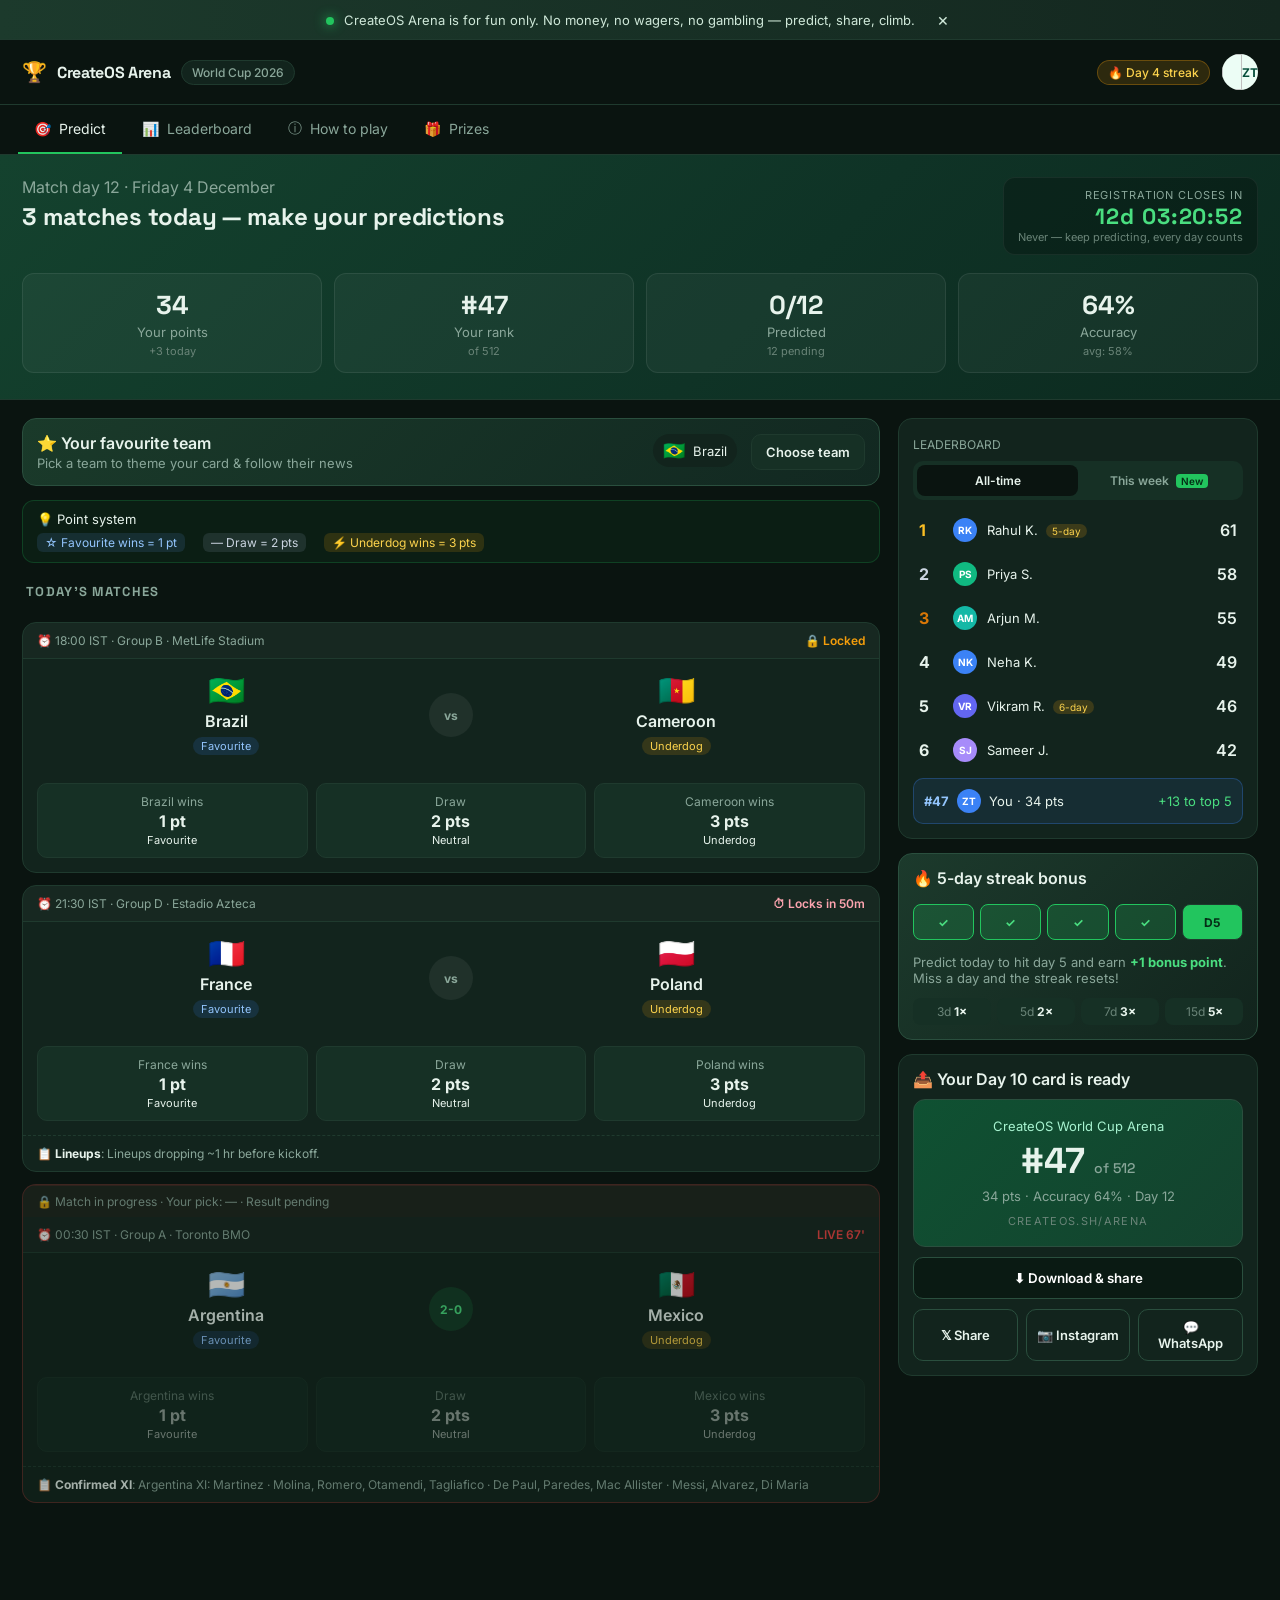
<file: index.html>
<!doctype html>
<html lang="en">
  <head>
    <meta charset="utf-8" />
    <meta name="viewport" content="width=device-width, initial-scale=1, viewport-fit=cover" />
    <meta name="theme-color" content="#0b1f17" />
    <title>CreateOS Arena · World Cup 2026 Predictions</title>
    <meta name="description" content="CreateOS Arena — predict World Cup 2026 matches, climb the leaderboard, build streaks, and share your rank card. For fun only." />
    <link rel="icon" href="data:image/svg+xml,%3Csvg xmlns='http://www.w3.org/2000/svg' viewBox='0 0 32 32'%3E%3Ctext y='26' font-size='26'%3E%F0%9F%8F%86%3C/text%3E%3C/svg%3E" />
    <link rel="preconnect" href="https://fonts.googleapis.com" />
    <link rel="preconnect" href="https://fonts.gstatic.com" crossorigin />
    <link href="https://fonts.googleapis.com/css2?family=Inter:wght@400;500;600;700;800&family=Space+Grotesk:wght@600;700&display=swap" rel="stylesheet" />
    <link rel="stylesheet" href="./style.css" />
    <script src="https://accounts.google.com/gsi/client" async defer></script>
  </head>
  <body>
    <!-- Disclaimer banner -->
    <div class="disclaimer" id="disclaimerBar">
      <span><span class="dot" aria-hidden="true"></span> CreateOS Arena is for fun only. No money, no wagers, no gambling — predict, share, climb.</span>
      <button class="close" id="disclaimerClose" aria-label="Dismiss disclaimer">×</button>
    </div>

    <!-- Top bar -->
    <header class="topbar">
      <div class="brand">
        <span class="logo" aria-hidden="true">🏆</span>
        <strong>CreateOS Arena</strong>
        <span class="pill ghost">World Cup 2026</span>
      </div>
      <div class="top-actions">
        <span class="pill streak" id="streakPill">🔥 Day <span id="streakDays">4</span> streak</span>
        <button class="avatar" id="avatarBtn" aria-haspopup="menu" aria-expanded="false">
          <img id="avatarImg" alt="" hidden />
          <span id="avatarInitials">ZT</span>
        </button>
        <div class="menu" id="userMenu" role="menu" hidden>
          <button class="menu-item" data-action="login">Sign in with CreateOS (Google)</button>
          <button class="menu-item" data-action="favourite">Choose favourite team</button>
          <button class="menu-item" data-action="share">Share my rank card</button>
          <button class="menu-item" data-action="logout">Sign out</button>
        </div>
      </div>
    </header>

    <!-- Tabs -->
    <nav class="tabs" role="tablist">
      <button class="tab active" role="tab" data-tab="predict" aria-selected="true">
        <span class="tab-ico">🎯</span> Predict
      </button>
      <button class="tab" role="tab" data-tab="leaderboard" aria-selected="false">
        <span class="tab-ico">📊</span> Leaderboard
      </button>
      <button class="tab" role="tab" data-tab="how" aria-selected="false">
        <span class="tab-ico">ⓘ</span> How to play
      </button>
      <button class="tab" role="tab" data-tab="prizes" aria-selected="false">
        <span class="tab-ico">🎁</span> Prizes
      </button>
    </nav>

    <main class="content">
      <!-- =================== PREDICT =================== -->
      <section class="panel active" id="tab-predict" role="tabpanel">
        <!-- Hero strip -->
        <div class="hero">
          <div class="hero-head">
            <div>
              <div class="muted">Match day <span id="matchDayNum">12</span> · <span id="todayLabel">Wednesday, June 22</span></div>
              <h1 id="heroTitle"><span id="todayCount">3</span> matches today — make your predictions</h1>
            </div>
            <div class="countdown-card" title="Registration is always open">
              <div class="cd-label">Registration closes in</div>
              <div class="cd-clock" id="regCountdown">--:--:--</div>
              <div class="cd-sub">Never — keep predicting, every day counts</div>
            </div>
          </div>

          <div class="stats">
            <div class="stat">
              <div class="stat-val" id="statPoints">34</div>
              <div class="stat-label">Your points</div>
              <div class="stat-sub good">+3 today</div>
            </div>
            <div class="stat">
              <div class="stat-val">#<span id="statRank">47</span></div>
              <div class="stat-label">Your rank</div>
              <div class="stat-sub">of <span id="statTotal">512</span></div>
            </div>
            <div class="stat">
              <div class="stat-val"><span id="statPredCount">11</span>/<span id="statPredTotal">12</span></div>
              <div class="stat-label">Predicted</div>
              <div class="stat-sub warn"><span id="statPending">1</span> pending</div>
            </div>
            <div class="stat">
              <div class="stat-val"><span id="statAcc">64</span>%</div>
              <div class="stat-label">Accuracy</div>
              <div class="stat-sub">avg: 58%</div>
            </div>
          </div>
        </div>

        <!-- Two column body -->
        <div class="grid">
          <div class="col-main">
            <!-- Favourite team picker -->
            <div class="fav-card" id="favCard">
              <div class="fav-left">
                <div class="fav-title">⭐ Your favourite team</div>
                <div class="fav-sub" id="favSub">Pick a team to theme your card & follow their news</div>
              </div>
              <div class="fav-right">
                <div class="fav-current" id="favCurrent" hidden>
                  <span class="flag" id="favFlag">🇧🇷</span>
                  <span id="favName">Brazil</span>
                </div>
                <button class="btn ghost" id="favPick">Choose team</button>
              </div>
            </div>

            <div class="point-system">
              <div class="ps-head">💡 Point system</div>
              <div class="ps-row">
                <span class="chip fav">☆ Favourite wins = 1 pt</span>
                <span class="chip neutral">— Draw = 2 pts</span>
                <span class="chip under">⚡ Underdog wins = 3 pts</span>
              </div>
            </div>

            <h3 class="section-title">Today's matches</h3>
            <div id="matchList" class="match-list"><!-- matches injected --></div>

            <!-- Favourite team news -->
            <div class="news-card" id="newsCard" hidden>
              <div class="news-head">
                <span>📰 News for <span id="newsTeam">your team</span></span>
                <span class="muted small">updated just now</span>
              </div>
              <ul id="newsList" class="news-list"></ul>
            </div>
          </div>

          <aside class="col-side">
            <!-- Leaderboard widget -->
            <div class="card lb-widget">
              <div class="lb-head">
                <span class="muted small">LEADERBOARD</span>
              </div>
              <div class="seg">
                <button class="seg-btn active" data-lb="all">All-time</button>
                <button class="seg-btn" data-lb="week">This week <span class="new">New</span></button>
              </div>
              <ol class="lb-list" id="lbTop"></ol>
              <div class="me-row">
                <div class="me-left">
                  <span class="me-rank">#<span id="myRank">47</span></span>
                  <span class="avatar small me">ZT</span>
                  <span>You · <span id="myPoints">34</span> pts</span>
                </div>
                <span class="me-right good">+13 to top 5</span>
              </div>
            </div>

            <!-- Streak bonus -->
            <div class="card streak-card">
              <div class="streak-head">🔥 <span id="streakHeadDays">5</span>-day streak bonus</div>
              <div class="streak-dots" id="streakDots"></div>
              <div class="streak-text" id="streakText">Predict today to hit day 5 and earn <b class="good">+1 bonus point</b>. Miss a day and the streak resets!</div>
              <div class="streak-table">
                <div><span class="dim">3d</span> <b>1×</b></div>
                <div><span class="dim">5d</span> <b>2×</b></div>
                <div><span class="dim">7d</span> <b>3×</b></div>
                <div><span class="dim">15d</span> <b>5×</b></div>
              </div>
            </div>

            <!-- Share card -->
            <div class="card share-card">
              <div class="share-head">📤 Your Day <span id="cardDayNum">10</span> card is ready</div>
              <div class="rank-card" id="rankCard">
                <div class="rc-title">CreateOS World Cup Arena</div>
                <div class="rc-rank">#<span id="rcRank">47</span> <span class="rc-of">of <span id="rcTotal">512</span></span></div>
                <div class="rc-meta"><span id="rcPoints">34</span> pts · Accuracy <span id="rcAcc">64</span>% · Day <span id="rcDay">12</span></div>
                <div class="rc-watermark">CREATEOS.SH/ARENA</div>
              </div>
              <div class="share-row">
                <button class="btn dark" id="downloadCard">⬇ Download & share</button>
              </div>
              <div class="share-row split">
                <button class="btn outline" data-share="x">𝕏 Share</button>
                <button class="btn outline" data-share="ig">📷 Instagram</button>
                <button class="btn outline" data-share="wa">💬 WhatsApp</button>
              </div>
            </div>
          </aside>
        </div>
      </section>

      <!-- =================== LEADERBOARD =================== -->
      <section class="panel" id="tab-leaderboard" role="tabpanel">
        <div class="hero small">
          <h2>Global leaderboard</h2>
          <div class="muted">Live ranks across all CreateOS Arena predictors · <span id="lbTotal">512</span> players</div>
        </div>
        <div class="card">
          <div class="seg">
            <button class="seg-btn active" data-lb-full="all">All-time</button>
            <button class="seg-btn" data-lb-full="week">This week</button>
            <button class="seg-btn" data-lb-full="day">Today</button>
          </div>
          <table class="lb-table">
            <thead>
              <tr><th>#</th><th>Player</th><th class="hide-sm">Streak</th><th class="hide-sm">Accuracy</th><th>Points</th></tr>
            </thead>
            <tbody id="lbFullBody"></tbody>
          </table>
        </div>

        <h3 class="section-title">Per-match points breakdown</h3>
        <div class="card">
          <table class="lb-table">
            <thead>
              <tr><th>Match</th><th>Your pick</th><th>Result</th><th class="hide-sm">Type</th><th>Points</th></tr>
            </thead>
            <tbody id="breakdownBody"></tbody>
          </table>
          <div class="totals">
            <span class="muted">Total predictions <b id="totalPreds">11</b></span>
            <span class="muted">Total points <b id="totalPts">34</b></span>
          </div>
        </div>
      </section>

      <!-- =================== HOW TO PLAY =================== -->
      <section class="panel" id="tab-how" role="tabpanel">
        <div class="hero small">
          <h2>How to play</h2>
          <div class="muted">Simple rules. Big bragging rights. Zero gambling.</div>
        </div>

        <div class="grid two">
          <div class="card">
            <h3>📜 Rules</h3>
            <ol class="rules">
              <li>Pick a winner for every match — or a draw.</li>
              <li>Predictions <b>lock at kickoff</b>. After that, no edits.</li>
              <li>Points are awarded after the official result.</li>
              <li>Build a daily streak to multiply your bonus.</li>
              <li>Share your rank card every 5th day for clout.</li>
            </ol>
          </div>

          <div class="card">
            <h3>🎯 Points system</h3>
            <div class="ps-grid">
              <div class="ps-cell fav"><b>1 pt</b><span>Favourite wins</span></div>
              <div class="ps-cell neutral"><b>2 pts</b><span>Draw</span></div>
              <div class="ps-cell under"><b>3 pts</b><span>Underdog wins</span></div>
            </div>
            <h4>Streak multipliers</h4>
            <div class="ps-grid four">
              <div class="ps-cell"><b>3d</b><span>1× bonus</span></div>
              <div class="ps-cell"><b>5d</b><span>2× bonus</span></div>
              <div class="ps-cell"><b>7d</b><span>3× bonus</span></div>
              <div class="ps-cell hot"><b>15d</b><span>5× bonus</span></div>
            </div>
          </div>
        </div>

        <div class="card">
          <h3>❓ FAQ</h3>
          <details open>
            <summary>When do predictions lock?</summary>
            <p>Each match locks at the official kickoff time. You'll see a live countdown on the match card.</p>
          </details>
          <details>
            <summary>What happens if a match is postponed?</summary>
            <p>Your prediction carries to the rescheduled date. If the match is cancelled, the prediction is voided — no points won, no streak broken.</p>
          </details>
          <details>
            <summary>How are favourite vs underdog decided?</summary>
            <p>We use pre-match win probability. Anything below 35% is the underdog. We update this up to 1 hour before kickoff.</p>
          </details>
          <details>
            <summary>Is this gambling?</summary>
            <p>No. CreateOS Arena is a free, fun prediction game. No entry fees, no wagering, no cash payouts beyond the announced prize draws.</p>
          </details>
        </div>
      </section>

      <!-- =================== PRIZES =================== -->
      <section class="panel" id="tab-prizes" role="tabpanel">
        <div class="hero small">
          <h2>Prizes</h2>
          <div class="muted">Final tiers TBD — here's what we're locking in.</div>
        </div>
        <div class="prize-row">
          <div class="prize gold">
            <div class="prize-rank">🥇 1st</div>
            <div class="prize-title">Champion Bundle</div>
            <ul>
              <li>Official replica trophy</li>
              <li>CreateOS Arena hoodie</li>
              <li>Featured profile for the season</li>
            </ul>
            <button class="btn dark" disabled>Claim opens after final</button>
          </div>
          <div class="prize silver">
            <div class="prize-rank">🥈 2nd / 🥉 3rd</div>
            <div class="prize-title">Podium Pack</div>
            <ul>
              <li>Limited-edition jersey</li>
              <li>CreateOS merch kit</li>
              <li>Hall of fame badge</li>
            </ul>
            <button class="btn dark" disabled>Claim opens after final</button>
          </div>
          <div class="prize bronze">
            <div class="prize-rank">🎉 Participation</div>
            <div class="prize-title">Predictor Perks</div>
            <ul>
              <li>Profile badge for every active streak ≥ 7</li>
              <li>Wallpaper pack + sticker drop</li>
              <li>Early access to the next season</li>
            </ul>
            <button class="btn outline" id="claimPerks">Claim my perks</button>
          </div>
        </div>
        <p class="muted small center">Prizes are subject to final terms. CreateOS Arena is a free fun-only game.</p>
      </section>
    </main>

    <!-- Mobile bottom bar -->
    <nav class="mobile-tabs">
      <button class="m-tab active" data-tab="predict">🎯<span>Predict</span></button>
      <button class="m-tab" data-tab="leaderboard">📊<span>Leaderboard</span></button>
      <button class="m-tab" data-tab="how">ⓘ<span>How to play</span></button>
      <button class="m-tab" data-tab="prizes">🎁<span>Prizes</span></button>
    </nav>

    <!-- ============== Modals ============== -->
    <!-- Login -->
    <div class="modal" id="loginModal" hidden>
      <div class="modal-card">
        <button class="modal-close" data-close>×</button>
        <h3>Sign in to CreateOS Arena</h3>
        <p class="muted">Use your Google account via CreateOS to save your streak and predictions.</p>
        <div id="gsiButton" class="gsi-slot"></div>
        <div id="gsiFallback" hidden>
          <div class="gsi-notice">
            <b>Google Sign-In not configured.</b>
            <span>Add your OAuth Client ID to <code>GOOGLE_CLIENT_ID</code> in <code>app.js</code>.</span>
          </div>
          <button class="google-btn" id="googleLoginDemo">
            <svg width="18" height="18" viewBox="0 0 18 18" aria-hidden="true"><path fill="#4285F4" d="M17.64 9.2c0-.64-.06-1.25-.16-1.84H9v3.49h4.84c-.21 1.13-.84 2.08-1.79 2.72v2.26h2.9c1.7-1.57 2.69-3.88 2.69-6.63z"/><path fill="#34A853" d="M9 18c2.43 0 4.46-.81 5.95-2.18l-2.9-2.26c-.81.54-1.83.86-3.05.86-2.34 0-4.33-1.58-5.04-3.7H.96v2.32A9 9 0 0 0 9 18z"/><path fill="#FBBC05" d="M3.96 10.72A5.4 5.4 0 0 1 3.68 9c0-.6.1-1.18.28-1.72V4.96H.96A9 9 0 0 0 0 9c0 1.45.35 2.82.96 4.04l3-2.32z"/><path fill="#EA4335" d="M9 3.58c1.32 0 2.5.45 3.44 1.35l2.58-2.58C13.46.89 11.43 0 9 0A9 9 0 0 0 .96 4.96l3 2.32C4.67 5.16 6.66 3.58 9 3.58z"/></svg>
            Continue as demo user
          </button>
        </div>
        <p class="tiny muted">By continuing you accept the for-fun terms. No gambling.</p>
      </div>
    </div>

    <!-- Favourite team -->
    <div class="modal" id="favModal" hidden>
      <div class="modal-card wide">
        <button class="modal-close" data-close>×</button>
        <h3>Pick your favourite team</h3>
        <p class="muted">Themes your rank card, lineups, and news feed.</p>
        <div class="team-grid" id="teamGrid"></div>
        <div class="vote-panel">
          <div class="vote-head">🎨 Theme votes — community pick</div>
          <div class="vote-bars" id="voteBars"></div>
        </div>
      </div>
    </div>

    <!-- Share -->
    <div class="modal" id="shareModal" hidden>
      <div class="modal-card">
        <button class="modal-close" data-close>×</button>
        <h3>Share your card</h3>
        <p class="muted">Optimised for Instagram Stories, X, and WhatsApp.</p>
        <div id="shareLinks" class="share-links"></div>
      </div>
    </div>

    <script src="./app.js"></script>
  </body>
</html>
</file>
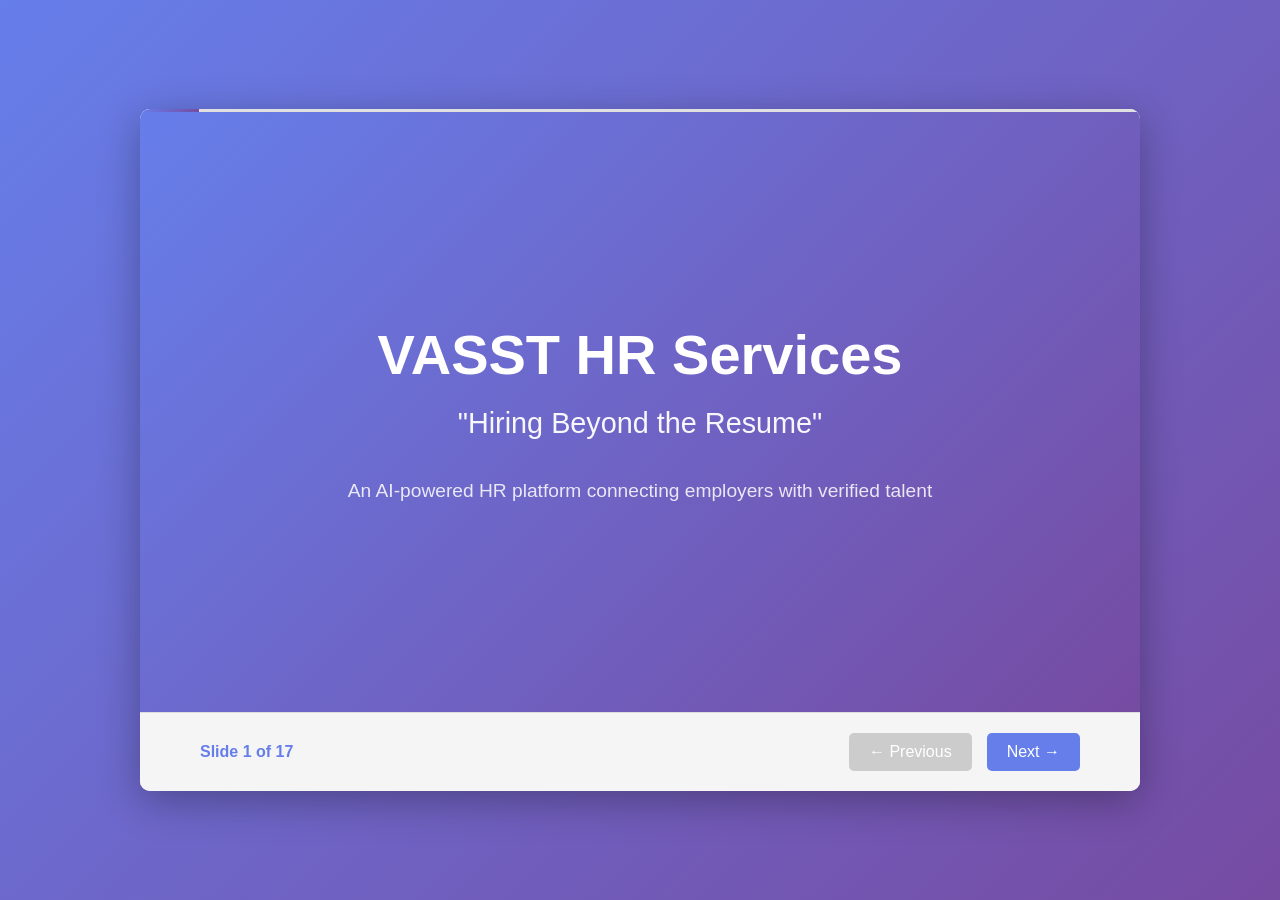
<file: presentations/vasst-hr-services/index.html>
<!DOCTYPE html>
<html lang="en">
<head>
    <meta charset="UTF-8">
    <meta name="viewport" content="width=device-width, initial-scale=1.0">
    <title>VASST HR Services - Hiring Beyond the Resume</title>
    <style>
        * {
            margin: 0;
            padding: 0;
            box-sizing: border-box;
        }

        body {
            font-family: 'Segoe UI', Tahoma, Geneva, Verdana, sans-serif;
            background: linear-gradient(135deg, #667eea 0%, #764ba2 100%);
            display: flex;
            justify-content: center;
            align-items: center;
            min-height: 100vh;
            padding: 20px;
        }

        .presentation-container {
            width: 100%;
            max-width: 1000px;
            background: white;
            border-radius: 10px;
            box-shadow: 0 10px 40px rgba(0,0,0,0.3);
            overflow: hidden;
        }

        .slide {
            display: none;
            min-height: 600px;
            padding: 60px;
            background: linear-gradient(135deg, #ffffff 0%, #f5f5f5 100%);
            animation: slideIn 0.5s ease-in-out;
        }

        .slide.active {
            display: flex;
            flex-direction: column;
            justify-content: center;
        }

        @keyframes slideIn {
            from { opacity: 0; transform: translateX(20px); }
            to { opacity: 1; transform: translateX(0); }
        }

        /* Slide Styles */
        .slide-title-slide {
            background: linear-gradient(135deg, #667eea 0%, #764ba2 100%);
            color: white;
            text-align: center;
        }

        .slide-title-slide h1 {
            font-size: 3.5em;
            margin-bottom: 20px;
            font-weight: 700;
        }

        .slide-title-slide .tagline {
            font-size: 1.8em;
            font-weight: 300;
            margin-bottom: 40px;
            opacity: 0.95;
        }

        .slide-title-slide p {
            font-size: 1.2em;
            opacity: 0.85;
        }

        h2 {
            color: #667eea;
            font-size: 2.5em;
            margin-bottom: 30px;
            border-bottom: 3px solid #667eea;
            padding-bottom: 15px;
        }

        h3 {
            color: #764ba2;
            font-size: 1.5em;
            margin-top: 20px;
            margin-bottom: 15px;
        }

        .slide ul, .slide ol {
            margin-left: 30px;
            font-size: 1.1em;
            line-height: 1.8;
        }

        .slide li {
            margin-bottom: 12px;
            color: #333;
        }

        .two-column {
            display: grid;
            grid-template-columns: 1fr 1fr;
            gap: 40px;
        }

        .box {
            background: white;
            padding: 20px;
            border-radius: 8px;
            border-left: 4px solid #667eea;
            box-shadow: 0 2px 8px rgba(0,0,0,0.1);
        }

        .box h3 {
            margin-top: 0;
        }

        .benefit-item {
            display: flex;
            align-items: center;
            margin-bottom: 15px;
            font-size: 1.1em;
        }

        .benefit-item::before {
            content: "✓";
            color: #667eea;
            font-weight: bold;
            font-size: 1.5em;
            margin-right: 15px;
        }

        .journey-step {
            background: #f9f9f9;
            padding: 20px;
            margin-bottom: 15px;
            border-radius: 8px;
            border-left: 4px solid #764ba2;
        }

        .journey-step strong {
            color: #764ba2;
            font-size: 1.1em;
        }

        .footer {
            display: flex;
            justify-content: space-between;
            align-items: center;
            padding: 20px 60px;
            background: #f5f5f5;
            border-top: 1px solid #ddd;
        }

        .slide-number {
            color: #667eea;
            font-weight: bold;
            font-size: 1em;
        }

        .controls {
            display: flex;
            gap: 15px;
            justify-content: center;
        }

        button {
            padding: 10px 20px;
            font-size: 1em;
            border: none;
            background: #667eea;
            color: white;
            border-radius: 5px;
            cursor: pointer;
            transition: background 0.3s;
        }

        button:hover {
            background: #764ba2;
        }

        button:disabled {
            background: #ccc;
            cursor: not-allowed;
        }

        .progress-bar {
            height: 3px;
            background: #e0e0e0;
            width: 100%;
        }

        .progress-fill {
            height: 100%;
            background: linear-gradient(90deg, #667eea 0%, #764ba2 100%);
            transition: width 0.3s;
        }

        @media (max-width: 768px) {
            .slide {
                padding: 40px 30px;
            }

            .slide-title-slide h1 {
                font-size: 2em;
            }

            .slide-title-slide .tagline {
                font-size: 1.3em;
            }

            h2 {
                font-size: 1.8em;
            }

            .two-column {
                grid-template-columns: 1fr;
            }

            .footer {
                padding: 20px 30px;
            }

            .slide ul {
                font-size: 0.95em;
            }
        }
    </style>
</head>
<body>
    <div class="presentation-container">
        <div class="progress-bar">
            <div class="progress-fill" id="progressFill"></div>
        </div>

        <!-- Slide 1: Title -->
        <div class="slide slide-title-slide active">
            <h1>VASST HR Services</h1>
            <p class="tagline">"Hiring Beyond the Resume"</p>
            <p>An AI-powered HR platform connecting employers with verified talent</p>
        </div>

        <!-- Slide 2: The Problem - Companies -->
        <div class="slide">
            <h2>The Problem</h2>
            <h3>For Companies</h3>
            <ul>
                <li>Recruiters spend hours manually screening hundreds of resumes</li>
                <li>Resumes often don't accurately reflect a candidate's practical skills</li>
                <li>Small and medium-sized businesses can't afford dedicated HR teams or expensive recruitment software</li>
                <li>Poor hiring decisions lead to higher employee turnover</li>
            </ul>
        </div>

        <!-- Slide 3: The Problem - Job Seekers -->
        <div class="slide">
            <h2>The Problem</h2>
            <h3>For Students & Job Seekers</h3>
            <ul>
                <li>Freshers have limited work experience, making it difficult to stand out</li>
                <li>Talented students from Tier-2 and Tier-3 colleges are often overlooked</li>
                <li>Candidates don't know which skills they need to improve for specific jobs</li>
                <li>Job searching is time-consuming and discouraging</li>
            </ul>
        </div>

        <!-- Slide 4: Our Solution -->
        <div class="slide">
            <h2>Our Solution</h2>
            <p style="font-size: 1.2em; margin-bottom: 20px;">VASST HR Services is an AI-powered HR platform that connects employers with verified talent.</p>
            <p style="font-size: 1.1em; margin-bottom: 25px;">Instead of relying only on resumes, we evaluate candidates based on:</p>
            <ul>
                <li><strong>Actual skills</strong> - not just claimed expertise</li>
                <li><strong>Aptitude</strong> - ability to learn and grow</li>
                <li><strong>Communication ability</strong> - soft skills assessment</li>
                <li><strong>Job readiness</strong> - practical preparation</li>
            </ul>
            <p style="font-size: 1.1em; margin-top: 25px;"><strong>Plus:</strong> Acts as a virtual HR department for startups and SMEs by automating recruitment, onboarding, and employee management.</p>
        </div>

        <!-- Slide 5: Vision & Mission -->
        <div class="slide">
            <div class="two-column">
                <div class="box">
                    <h3>Vision</h3>
                    <p style="font-size: 1.1em; line-height: 1.8;">To create a future where hiring is based on skills and potential, not just resumes or college reputation.</p>
                </div>
                <div class="box">
                    <h3>Mission</h3>
                    <p style="font-size: 1.1em; line-height: 1.8;">To help businesses hire smarter while giving every job seeker an equal opportunity to showcase their abilities.</p>
                </div>
            </div>
        </div>

        <!-- Slide 6: Target Customers -->
        <div class="slide">
            <h2>Target Customers</h2>
            <h3>Primary Customers</h3>
            <ul style="margin-bottom: 30px;">
                <li>Startups</li>
                <li>Small and Medium Enterprises (SMEs)</li>
                <li>Recruitment agencies</li>
            </ul>
            <h3>Secondary Customers</h3>
            <ul>
                <li>Colleges and universities</li>
                <li>Final-year students</li>
                <li>Fresh graduates</li>
                <li>Job seekers</li>
            </ul>
        </div>

        <!-- Slide 7: How It Works - Steps 1-2 -->
        <div class="slide">
            <h2>How the Platform Works</h2>
            <h3 style="margin-top: 0;">Step 1: Company Registration</h3>
            <ul style="margin-bottom: 25px;">
                <li>Post a job opening</li>
                <li>Specify required skills, qualifications, experience, salary, and location</li>
            </ul>
            <h3>Step 2: Student Registration</h3>
            <ul>
                <li>Create professional profile</li>
                <li>Add education, skills, projects, certifications, internship experience, resume</li>
            </ul>
        </div>

        <!-- Slide 8: How It Works - Steps 3-4 -->
        <div class="slide">
            <h2>Skill Verification & Analysis</h2>
            <h3 style="margin-top: 0;">Step 3: AI Resume Analysis</h3>
            <ul style="margin-bottom: 25px;">
                <li>Extract key information</li>
                <li>Identify technical and soft skills</li>
                <li>Generate Resume Score</li>
            </ul>
            <h3>Step 4: Verified Skill Assessments</h3>
            <ul>
                <li>Aptitude tests</li>
                <li>Communication assessments</li>
                <li>Role-specific skill tests</li>
                <li>Generate Verified Skill Score</li>
            </ul>
        </div>

        <!-- Slide 9: How It Works - Steps 5-6 -->
        <div class="slide">
            <h2>Matching & Interview Preparation</h2>
            <h3 style="margin-top: 0;">Step 5: AI Candidate Ranking</h3>
            <ul style="margin-bottom: 25px;">
                <li>Compare resume quality, skill score, communication ability, and personality fit</li>
                <li>Generate compatibility score (e.g., 92% match)</li>
                <li>Help recruiters quickly identify most suitable applicants</li>
            </ul>
            <h3>Step 6: AI Mock Interview</h3>
            <ul>
                <li>Practice interviews before applying</li>
                <li>AI asks role-specific questions</li>
                <li>Provide constructive feedback</li>
            </ul>
        </div>

        <!-- Slide 10: How It Works - Steps 7-8 -->
        <div class="slide">
            <h2>Recruitment to Onboarding</h2>
            <h3 style="margin-top: 0;">Step 7: Employer Dashboard</h3>
            <ul style="margin-bottom: 25px;">
                <li>View ranked candidates</li>
                <li>Filter applicants & compare profiles</li>
                <li>Schedule interviews & track progress</li>
            </ul>
            <h3>Step 8: Employee Onboarding</h3>
            <ul>
                <li>Offer letter generation</li>
                <li>Digital document submission</li>
                <li>Onboarding checklists & training modules</li>
            </ul>
        </div>

        <!-- Slide 11: What Makes Us Different -->
        <div class="slide">
            <h2>What Makes VASST Different</h2>
            <div style="margin-top: 40px;">
                <div style="background: #f0f0f0; padding: 20px; border-radius: 8px; margin-bottom: 30px;">
                    <p style="font-size: 1.2em; color: #999; margin-bottom: 10px;"><strong>Traditional Approach Asks:</strong></p>
                    <p style="font-size: 1.3em; color: #666;">"Where did you study?"</p>
                </div>
                <div style="background: linear-gradient(135deg, #667eea15 0%, #764ba215 100%); padding: 20px; border-radius: 8px; border-left: 4px solid #667eea;">
                    <p style="font-size: 1.2em; color: #667eea; margin-bottom: 10px;"><strong>VASST Asks:</strong></p>
                    <p style="font-size: 1.3em; color: #667eea;"><strong>"What can you actually do?"</strong></p>
                </div>
            </div>
            <p style="font-size: 1.1em; margin-top: 30px; line-height: 1.8;">We don't act as just another job portal. We focus on verified talent, enabling employers to hire based on ability rather than just qualifications.</p>
        </div>

        <!-- Slide 12: Revenue Model -->
        <div class="slide">
            <h2>Revenue Model</h2>
            <p style="font-size: 1.1em; margin-bottom: 25px;">Multiple revenue streams:</p>
            <ul>
                <li>Monthly subscriptions from companies using the HR platform</li>
                <li>Recruitment fee for each successful hire</li>
                <li>Premium memberships for students seeking advanced career guidance</li>
                <li>Campus recruitment packages for colleges</li>
                <li>HR consulting and onboarding services for startups</li>
            </ul>
        </div>

        <!-- Slide 13: Benefits -->
        <div class="slide">
            <h2>Benefits</h2>
            <div class="two-column">
                <div>
                    <h3 style="margin-top: 0;">For Companies</h3>
                    <div class="benefit-item">Faster recruitment</div>
                    <div class="benefit-item">Reduced hiring costs</div>
                    <div class="benefit-item">Better hiring decisions</div>
                    <div class="benefit-item">Lower employee turnover</div>
                    <div class="benefit-item">Simplified HR processes</div>
                </div>
                <div>
                    <h3 style="margin-top: 0;">For Students</h3>
                    <div class="benefit-item">Equal skill-based opportunities</div>
                    <div class="benefit-item">Clear feedback for improvement</div>
                    <div class="benefit-item">Better interview preparation</div>
                    <div class="benefit-item">Improved visibility to employers</div>
                </div>
            </div>
        </div>

        <!-- Slide 14: Future Scope -->
        <div class="slide">
            <h2>Future Scope</h2>
            <p style="font-size: 1.1em; margin-bottom: 25px;">As we grow, VASST HR Services will expand into:</p>
            <ul>
                <li>AI-powered career coaching</li>
                <li>Employee performance management</li>
                <li>Learning and development recommendations</li>
                <li>Global remote hiring capabilities</li>
                <li>Payroll and compliance services</li>
                <li>Workforce analytics and insights</li>
            </ul>
        </div>

        <!-- Slide 15: Sample User Journey -->
        <div class="slide">
            <h2>Sample User Journey - Priya's Story</h2>
            <p style="font-size: 1.1em; margin-bottom: 20px;"><strong>Priya is a final-year BBA student:</strong></p>
            <div class="journey-step">
                <strong>✓ Creates VASST profile</strong> - Uploads resume and experience
            </div>
            <div class="journey-step">
                <strong>✓ Completes assessments</strong> - Marketing assessment & AI mock interview
            </div>
            <div class="journey-step">
                <strong>✓ Gets verified</strong> - Platform awards high Skill Score
            </div>
            <div class="journey-step">
                <strong>✓ Receives guidance</strong> - Actionable resume improvement recommendations
            </div>
        </div>

        <!-- Slide 16: User Journey - Success -->
        <div class="slide">
            <h2>Sample User Journey - Priya Gets Hired</h2>
            <div class="journey-step">
                <strong>Pune Startup Hiring Marketing Executive</strong><br/>
                Uses VASST instead of manually reviewing hundreds of resumes
            </div>
            <div class="journey-step">
                <strong>AI-Powered Shortlist</strong><br/>
                Receives candidates ranked by AI compatibility scores
            </div>
            <div class="journey-step">
                <strong>Perfect Match</strong><br/>
                Priya appears among top matches based on verified skills
            </div>
            <div class="journey-step">
                <strong>Result</strong><br/>
                Priya gets interviewed and secures the job - Perfect candidate-employer match achieved
            </div>
        </div>

        <!-- Slide 17: Call to Action -->
        <div class="slide slide-title-slide">
            <h1>Join VASST HR Services</h1>
            <p class="tagline">"Hiring Beyond the Resume"</p>
            <div style="margin-top: 40px;">
                <p style="font-size: 1.3em; margin-bottom: 15px;">Transform how companies hire</p>
                <p style="font-size: 1.3em;">Empower every job seeker to succeed</p>
            </div>
        </div>

        <div class="footer">
            <span class="slide-number">Slide <span id="currentSlide">1</span> of <span id="totalSlides">17</span></span>
            <div class="controls">
                <button id="prevBtn" onclick="changeSlide(-1)">← Previous</button>
                <button id="nextBtn" onclick="changeSlide(1)">Next →</button>
            </div>
        </div>
    </div>

    <script>
        let currentSlide = 0;
        const slides = document.querySelectorAll('.slide');
        const totalSlides = slides.length;

        document.getElementById('totalSlides').textContent = totalSlides;

        function showSlide(n) {
            slides[currentSlide].classList.remove('active');
            currentSlide = (n + totalSlides) % totalSlides;
            slides[currentSlide].classList.add('active');

            document.getElementById('currentSlide').textContent = currentSlide + 1;
            document.getElementById('prevBtn').disabled = currentSlide === 0;
            document.getElementById('nextBtn').disabled = currentSlide === totalSlides - 1;

            const progress = ((currentSlide + 1) / totalSlides) * 100;
            document.getElementById('progressFill').style.width = progress + '%';
        }

        function changeSlide(n) {
            showSlide(currentSlide + n);
        }

        // Keyboard navigation
        document.addEventListener('keydown', (e) => {
            if (e.key === 'ArrowRight' && currentSlide < totalSlides - 1) changeSlide(1);
            if (e.key === 'ArrowLeft' && currentSlide > 0) changeSlide(-1);
        });

        // Initialize
        showSlide(0);
    </script>
</body>
</html>
</file>
<file: style.css>
:root {
  --bg: #0a1410;
  --bg-2: #0f1d18;
  --panel: #12241d;
  --panel-2: #163025;
  --line: #1f3a2e;
  --line-2: #2a4f3e;
  --text: #e7f3ec;
  --muted: #8aa79a;
  --dim: #6a8478;
  --accent: #22c55e;
  --accent-2: #4ade80;
  --warn: #f59e0b;
  --danger: #ef4444;
  --gold: #fbbf24;
  --silver: #cbd5e1;
  --bronze: #d97706;
  --blue: #3b82f6;
  --purple: #a78bfa;
}

* { box-sizing: border-box; }
html, body { margin: 0; padding: 0; background: var(--bg); color: var(--text); font-family: 'Inter', -apple-system, BlinkMacSystemFont, 'Segoe UI', Roboto, sans-serif; -webkit-font-smoothing: antialiased; }
body { min-height: 100vh; padding-bottom: 96px; }
h1, h2, h3, h4 { font-family: 'Space Grotesk', 'Inter', sans-serif; margin: 0 0 8px; letter-spacing: -0.01em; }
button { font-family: inherit; cursor: pointer; }
.muted { color: var(--muted); }
.small { font-size: 12px; }
.tiny { font-size: 11px; }
.good { color: var(--accent-2); }
.warn { color: var(--warn); }
.center { text-align: center; }
.dim { color: var(--dim); }

/* Disclaimer */
.disclaimer {
  display: flex; justify-content: center; align-items: center; gap: 16px;
  background: linear-gradient(90deg, #1c3a2c, #14271f);
  border-bottom: 1px solid var(--line);
  color: #cfe8d9; font-size: 13px; padding: 8px 16px; position: sticky; top: 0; z-index: 60;
}
.disclaimer .dot { display: inline-block; width: 8px; height: 8px; border-radius: 999px; background: var(--accent); box-shadow: 0 0 12px var(--accent); margin-right: 6px; vertical-align: middle; }
.disclaimer .close { background: transparent; border: 0; color: #cfe8d9; font-size: 18px; cursor: pointer; }
.disclaimer.hidden { display: none; }

/* Top bar */
.topbar {
  display: flex; justify-content: space-between; align-items: center;
  padding: 14px 22px; border-bottom: 1px solid var(--line); background: var(--bg);
  position: sticky; top: 0; z-index: 50;
}
.disclaimer + .topbar { top: 37px; }
.brand { display: flex; align-items: center; gap: 10px; font-size: 16px; }
.brand .logo { font-size: 20px; }
.brand strong { font-family: 'Space Grotesk', sans-serif; font-weight: 700; letter-spacing: -0.02em; }
.pill { padding: 4px 10px; border-radius: 999px; font-size: 12px; font-weight: 500; }
.pill.ghost { background: var(--panel); color: var(--muted); border: 1px solid var(--line); }
.pill.streak { background: rgba(245, 158, 11, 0.15); color: #fcd34d; border: 1px solid rgba(245, 158, 11, 0.3); }
.top-actions { display: flex; align-items: center; gap: 12px; position: relative; }
.avatar {
  width: 36px; height: 36px; border-radius: 999px; background: #ecfdf5; color: #064e3b;
  border: 0; font-weight: 700; font-size: 12px; display: inline-flex; align-items: center; justify-content: center;
  overflow: hidden; padding: 0;
}
.avatar img { display: block; width: 100%; height: 100%; object-fit: cover; }
.avatar.small { width: 24px; height: 24px; font-size: 10px; }
.avatar.me { background: var(--blue); color: #fff; }
.menu {
  position: absolute; right: 0; top: 46px; background: var(--panel-2); border: 1px solid var(--line);
  border-radius: 12px; padding: 6px; min-width: 240px; z-index: 80;
  box-shadow: 0 24px 48px rgba(0,0,0,0.4);
}
.menu-item { display: block; width: 100%; padding: 10px 12px; background: transparent; border: 0; color: var(--text); text-align: left; border-radius: 8px; font-size: 13px; }
.menu-item:hover { background: var(--panel); }

/* Tabs */
.tabs {
  display: flex; gap: 4px; padding: 0 18px; border-bottom: 1px solid var(--line); background: var(--bg);
  position: sticky; top: 65px; z-index: 40;
}
.disclaimer + .topbar + .tabs { top: 102px; }
.tab {
  background: transparent; border: 0; color: var(--muted); padding: 14px 16px; font-size: 14px;
  border-bottom: 2px solid transparent; display: inline-flex; align-items: center; gap: 8px;
}
.tab.active { color: var(--text); border-bottom-color: var(--accent); }
.tab-ico { opacity: 0.9; }

.content { padding: 0; }
.panel { display: none; }
.panel.active { display: block; }

/* Hero */
.hero {
  background: linear-gradient(135deg, #14422e, #0f3326 60%, #0c2a1f);
  padding: 22px 22px 26px; border-bottom: 1px solid var(--line);
}
.hero.small { padding: 18px 22px; }
.hero h1 { font-size: 24px; margin-top: 4px; }
.hero h2 { font-size: 20px; }
.hero-head { display: flex; justify-content: space-between; align-items: flex-start; gap: 24px; flex-wrap: wrap; }
.countdown-card {
  background: rgba(0,0,0,0.25); border: 1px solid rgba(255,255,255,0.06);
  border-radius: 12px; padding: 10px 14px; min-width: 220px; text-align: right;
}
.cd-label { font-size: 11px; color: var(--muted); text-transform: uppercase; letter-spacing: 0.08em; }
.cd-clock { font-family: 'Space Grotesk', monospace; font-weight: 700; font-size: 22px; color: var(--accent-2); letter-spacing: 0.04em; }
.cd-sub { font-size: 11px; color: var(--dim); }

.stats { display: grid; grid-template-columns: repeat(4, 1fr); gap: 12px; margin-top: 18px; }
.stat {
  background: rgba(255, 255, 255, 0.04); border: 1px solid rgba(255,255,255,0.08);
  border-radius: 12px; padding: 14px; text-align: center;
}
.stat-val { font-family: 'Space Grotesk', sans-serif; font-weight: 700; font-size: 26px; }
.stat-label { color: var(--muted); font-size: 13px; margin-top: 2px; }
.stat-sub { font-size: 11px; margin-top: 4px; color: var(--dim); }

/* Layout grid */
.grid {
  display: grid; grid-template-columns: 1fr 360px; gap: 18px; padding: 18px 22px;
}
.grid.two { grid-template-columns: 1fr 1fr; }
@media (max-width: 960px) {
  .grid, .grid.two { grid-template-columns: 1fr; }
}

.col-main, .col-side { display: flex; flex-direction: column; gap: 14px; }

.card {
  background: var(--panel); border: 1px solid var(--line); border-radius: 14px; padding: 14px;
}
.section-title { font-size: 13px; color: var(--muted); text-transform: uppercase; letter-spacing: 0.1em; margin: 6px 4px 8px; }

/* Favourite card */
.fav-card {
  display: flex; justify-content: space-between; align-items: center; gap: 14px;
  background: linear-gradient(135deg, #1a3a2a, #122821);
  border: 1px solid var(--line-2); border-radius: 14px; padding: 14px;
}
.fav-title { font-weight: 600; }
.fav-sub { color: var(--muted); font-size: 13px; margin-top: 2px; }
.fav-current { display: inline-flex; align-items: center; gap: 8px; padding: 6px 10px; background: var(--panel); border-radius: 999px; margin-right: 10px; font-size: 13px; }
.fav-current .flag { font-size: 18px; }

/* Point system box */
.point-system {
  background: rgba(34, 197, 94, 0.06); border: 1px solid rgba(34, 197, 94, 0.2);
  border-radius: 12px; padding: 10px 14px;
}
.ps-head { font-size: 13px; margin-bottom: 6px; }
.ps-row { display: flex; gap: 18px; flex-wrap: wrap; font-size: 13px; color: #cfe8d9; }
.chip { padding: 2px 8px; border-radius: 6px; font-size: 12px; }
.chip.fav { background: rgba(96, 165, 250, 0.12); color: #93c5fd; }
.chip.neutral { background: rgba(148, 163, 184, 0.15); color: #cbd5e1; }
.chip.under { background: rgba(245, 158, 11, 0.15); color: #fcd34d; }

/* Match cards */
.match-list { display: flex; flex-direction: column; gap: 12px; }
.match {
  background: var(--panel); border: 1px solid var(--line); border-radius: 14px; overflow: hidden;
  transition: border-color 0.2s, transform 0.05s;
}
.match.selected { border-color: var(--accent); box-shadow: 0 0 0 1px rgba(34,197,94,0.3); }
.match.live { border-color: rgba(239, 68, 68, 0.3); }
.match.locked { opacity: 0.7; }
.match-head {
  display: flex; justify-content: space-between; align-items: center;
  padding: 10px 14px; border-bottom: 1px solid var(--line);
  font-size: 12px; color: var(--muted);
  background: rgba(255,255,255,0.02);
}
.match-head .right { font-weight: 600; }
.match-head .right.lock-soon { color: #fda4af; }
.match-head .right.lock { color: var(--warn); }
.match-head .right.live { color: var(--danger); }
.match-body {
  display: grid; grid-template-columns: 1fr auto 1fr; gap: 14px; align-items: center; padding: 16px 14px;
}
.team { text-align: center; }
.team.right { text-align: center; }
.team .flag { font-size: 30px; line-height: 1; }
.team .name { font-weight: 600; margin-top: 6px; }
.team .role {
  display: inline-block; margin-top: 6px; font-size: 11px; padding: 2px 8px; border-radius: 999px;
}
.team .role.fav { background: rgba(59,130,246,0.15); color: #93c5fd; }
.team .role.under { background: rgba(245,158,11,0.15); color: #fcd34d; }
.vs-circle {
  width: 44px; height: 44px; border-radius: 999px;
  background: rgba(255,255,255,0.06); display: inline-flex; align-items: center; justify-content: center;
  font-size: 12px; font-weight: 700; color: var(--muted);
}
.vs-circle.score { background: rgba(34,197,94,0.15); color: var(--accent-2); }

.pick-row {
  display: grid; grid-template-columns: 1fr 1fr 1fr; gap: 8px; padding: 12px 14px 14px;
}
.pick {
  background: var(--panel-2); border: 1px solid var(--line); border-radius: 10px;
  padding: 10px 8px; text-align: center; color: var(--text);
  transition: all 0.15s;
}
.pick:hover:not(:disabled) { border-color: var(--line-2); }
.pick .top { font-size: 12px; color: var(--muted); }
.pick .mid { font-weight: 700; font-size: 16px; margin: 2px 0; }
.pick .bot { font-size: 11px; }
.pick.picked { border-color: var(--accent); background: rgba(34,197,94,0.1); }
.pick.picked .top, .pick.picked .bot { color: var(--accent-2); }
.pick:disabled { cursor: not-allowed; opacity: 0.6; }

.live-banner {
  padding: 8px 14px; font-size: 12px; color: var(--muted);
  background: rgba(239, 68, 68, 0.06); border-top: 1px solid rgba(239,68,68,0.15);
  display: flex; justify-content: space-between; align-items: center;
}

.lineup {
  padding: 10px 14px; font-size: 12px; color: var(--muted);
  border-top: 1px dashed var(--line);
}
.lineup b { color: var(--text); }

/* Leaderboard widget */
.lb-widget .lb-head { padding-bottom: 8px; }
.seg { display: flex; background: var(--panel-2); border-radius: 10px; padding: 4px; margin-bottom: 10px; }
.seg-btn { flex: 1; background: transparent; color: var(--muted); border: 0; padding: 8px 10px; border-radius: 8px; font-size: 12px; font-weight: 600; }
.seg-btn.active { background: var(--bg); color: var(--text); }
.seg-btn .new { background: var(--accent); color: #052e16; padding: 1px 5px; border-radius: 4px; font-size: 10px; margin-left: 4px; }

.lb-list { list-style: none; padding: 0; margin: 0; display: flex; flex-direction: column; gap: 4px; }
.lb-row { display: grid; grid-template-columns: 24px 24px 1fr auto; align-items: center; gap: 10px; padding: 8px 6px; border-radius: 8px; }
.lb-row .rank { font-weight: 700; }
.lb-row .rank.gold { color: var(--gold); }
.lb-row .rank.silver { color: var(--silver); }
.lb-row .rank.bronze { color: var(--bronze); }
.lb-row .name { font-size: 13px; }
.lb-row .name .badge { background: rgba(245, 158, 11, 0.18); color: #fcd34d; font-size: 10px; padding: 1px 6px; border-radius: 999px; margin-left: 4px; }
.lb-row .pts { font-weight: 600; }
.lb-row.me { background: rgba(59, 130, 246, 0.12); border: 1px solid rgba(59,130,246,0.3); }

.me-row {
  display: flex; justify-content: space-between; align-items: center;
  background: rgba(59,130,246,0.1); border: 1px solid rgba(59,130,246,0.3);
  border-radius: 10px; padding: 10px; margin-top: 8px; font-size: 13px;
}
.me-row .me-left { display: flex; align-items: center; gap: 8px; }
.me-rank { color: #93c5fd; font-weight: 700; }

/* Streak */
.streak-card { background: linear-gradient(135deg, #1c3a2c, var(--panel)); border-color: var(--line-2); }
.streak-head { font-weight: 600; padding-bottom: 8px; }
.streak-dots { display: flex; gap: 6px; padding: 8px 0; }
.streak-dot {
  flex: 1; height: 36px; border-radius: 8px; display: flex; align-items: center; justify-content: center;
  background: var(--panel-2); border: 1px solid var(--line); color: var(--muted); font-size: 12px; font-weight: 700;
}
.streak-dot.done { background: rgba(34,197,94,0.2); border-color: var(--accent); color: var(--accent-2); }
.streak-dot.today { background: var(--accent); color: #052e16; }
.streak-text { font-size: 13px; color: var(--muted); padding: 6px 0 2px; }
.streak-table { display: grid; grid-template-columns: repeat(4, 1fr); gap: 6px; margin-top: 10px; font-size: 12px; }
.streak-table > div { background: var(--panel-2); border-radius: 8px; padding: 6px 8px; text-align: center; }

/* Share / rank card */
.share-head { font-weight: 600; padding-bottom: 10px; }
.rank-card {
  background: linear-gradient(135deg, #0f5132, #14422e);
  border-radius: 12px; padding: 18px; text-align: center; border: 1px solid var(--line-2);
}
.rc-title { font-size: 13px; color: #a7f3d0; }
.rc-rank { font-family: 'Space Grotesk', sans-serif; font-weight: 800; font-size: 36px; margin: 4px 0; }
.rc-rank .rc-of { font-size: 14px; color: var(--muted); font-weight: 500; }
.rc-meta { font-size: 13px; color: var(--muted); }
.rc-watermark { font-size: 11px; color: var(--dim); letter-spacing: 0.12em; margin-top: 10px; }
.share-row { margin-top: 10px; }
.share-row.split { display: grid; grid-template-columns: 1fr 1fr 1fr; gap: 8px; }

/* Buttons */
.btn { background: var(--accent); color: #052e16; border: 0; padding: 10px 14px; border-radius: 10px; font-weight: 600; }
.btn.dark { background: #0a1a13; color: #fff; border: 1px solid var(--line-2); width: 100%; padding: 12px; }
.btn.dark:hover:not(:disabled) { background: #143124; }
.btn.outline { background: transparent; color: var(--text); border: 1px solid var(--line-2); padding: 9px 10px; font-size: 13px; }
.btn.outline:hover { background: var(--panel-2); }
.btn.ghost { background: var(--panel-2); color: var(--text); border: 1px solid var(--line); padding: 9px 14px; font-size: 13px; }
.btn:disabled { opacity: 0.5; cursor: not-allowed; }

/* News */
.news-card { background: var(--panel); border: 1px solid var(--line); border-radius: 14px; padding: 14px; }
.news-head { display: flex; justify-content: space-between; align-items: center; margin-bottom: 8px; font-weight: 600; }
.news-list { list-style: none; padding: 0; margin: 0; }
.news-list li { padding: 8px 0; border-bottom: 1px dashed var(--line); font-size: 13px; }
.news-list li:last-child { border-bottom: 0; }
.news-list b { color: var(--accent-2); }

/* Leaderboard table */
.lb-table { width: 100%; border-collapse: collapse; font-size: 13px; }
.lb-table th, .lb-table td { padding: 10px; border-bottom: 1px solid var(--line); text-align: left; }
.lb-table th { color: var(--muted); font-weight: 500; font-size: 11px; text-transform: uppercase; letter-spacing: 0.08em; }
.lb-table tr.me { background: rgba(59,130,246,0.1); }
.lb-table tr:last-child td { border-bottom: 0; }
@media (max-width: 640px) {
  .hide-sm { display: none; }
}
.totals { display: flex; justify-content: flex-end; gap: 16px; padding: 10px; font-size: 13px; border-top: 1px solid var(--line); margin-top: 8px; }

/* Rules grid */
.rules { padding-left: 18px; line-height: 1.7; color: #d6ebde; }
.ps-grid { display: grid; grid-template-columns: repeat(3, 1fr); gap: 8px; margin: 10px 0; }
.ps-grid.four { grid-template-columns: repeat(4, 1fr); }
.ps-cell { background: var(--panel-2); border: 1px solid var(--line); border-radius: 10px; padding: 12px; text-align: center; }
.ps-cell b { display: block; font-size: 18px; font-family: 'Space Grotesk', sans-serif; }
.ps-cell span { color: var(--muted); font-size: 12px; }
.ps-cell.fav b { color: #93c5fd; }
.ps-cell.neutral b { color: #cbd5e1; }
.ps-cell.under b { color: #fcd34d; }
.ps-cell.hot { background: linear-gradient(135deg, rgba(245,158,11,0.2), var(--panel-2)); border-color: rgba(245,158,11,0.4); }
.ps-cell.hot b { color: #fcd34d; }

details { background: var(--panel-2); border: 1px solid var(--line); border-radius: 10px; padding: 10px 14px; margin: 8px 0; }
details summary { cursor: pointer; font-weight: 600; }
details[open] summary { margin-bottom: 6px; }
details p { color: var(--muted); margin: 4px 0 0; font-size: 13px; }

/* Prizes */
.prize-row { display: grid; grid-template-columns: repeat(3, 1fr); gap: 14px; padding: 0 22px; }
@media (max-width: 800px) { .prize-row { grid-template-columns: 1fr; padding: 0 18px; } }
.prize { background: var(--panel); border: 1px solid var(--line); border-radius: 14px; padding: 16px; }
.prize.gold { border-color: rgba(251,191,36,0.4); background: linear-gradient(160deg, rgba(251,191,36,0.08), var(--panel)); }
.prize.silver { border-color: rgba(203,213,225,0.3); background: linear-gradient(160deg, rgba(203,213,225,0.05), var(--panel)); }
.prize.bronze { border-color: rgba(217,119,6,0.3); background: linear-gradient(160deg, rgba(217,119,6,0.05), var(--panel)); }
.prize-rank { font-weight: 700; font-size: 14px; color: var(--muted); }
.prize-title { font-family: 'Space Grotesk', sans-serif; font-size: 20px; font-weight: 700; margin: 4px 0 8px; }
.prize ul { padding-left: 16px; color: #d6ebde; font-size: 13px; line-height: 1.7; }

/* Mobile bottom bar */
.mobile-tabs { display: none; }
@media (max-width: 720px) {
  .tabs { display: none; }
  .mobile-tabs {
    display: flex; position: fixed; bottom: 0; left: 0; right: 0;
    background: var(--bg-2); border-top: 1px solid var(--line);
    padding: 6px 8px env(safe-area-inset-bottom, 8px); z-index: 60;
  }
  .m-tab {
    flex: 1; background: transparent; border: 0; color: var(--muted); padding: 8px 4px;
    display: flex; flex-direction: column; align-items: center; gap: 2px; font-size: 11px;
    border-radius: 10px;
  }
  .m-tab.active { color: var(--text); background: var(--panel); }
  .m-tab span { font-size: 11px; }
  .stats { grid-template-columns: repeat(2, 1fr); }
  .topbar { padding: 12px 14px; }
  .top-actions .pill.streak { display: none; }
  .grid { padding: 14px; }
}

/* Modals */
.modal { position: fixed; inset: 0; background: rgba(0,0,0,0.6); z-index: 100; display: flex; align-items: center; justify-content: center; padding: 20px; }
.modal[hidden] { display: none; }
.modal-card { background: var(--bg-2); border: 1px solid var(--line-2); border-radius: 14px; padding: 22px; width: 100%; max-width: 420px; position: relative; }
.modal-card.wide { max-width: 720px; }
.modal-card h3 { margin-bottom: 6px; }
.modal-close { position: absolute; top: 10px; right: 14px; background: transparent; border: 0; color: var(--muted); font-size: 22px; }

.google-btn {
  display: flex; align-items: center; justify-content: center; gap: 10px; width: 100%;
  background: #fff; color: #1f2937; border: 0; padding: 12px; border-radius: 10px; font-weight: 600;
  margin: 14px 0 6px;
}
.gsi-slot { display: flex; justify-content: center; margin: 14px 0 6px; min-height: 44px; }
.gsi-notice {
  background: rgba(245, 158, 11, 0.08); border: 1px solid rgba(245, 158, 11, 0.3);
  border-radius: 10px; padding: 10px 12px; margin: 14px 0 8px; font-size: 12px; color: #fcd34d;
  display: flex; flex-direction: column; gap: 4px;
}
.gsi-notice b { color: #fef3c7; font-size: 13px; }
.gsi-notice code { background: rgba(0,0,0,0.3); padding: 1px 6px; border-radius: 4px; font-size: 11px; color: #e7f3ec; }
.team-grid { display: grid; grid-template-columns: repeat(auto-fill, minmax(110px, 1fr)); gap: 8px; max-height: 320px; overflow-y: auto; padding: 4px; }
.team-cell {
  background: var(--panel); border: 1px solid var(--line); border-radius: 10px; padding: 10px 6px;
  display: flex; flex-direction: column; align-items: center; gap: 4px; cursor: pointer; color: var(--text); font-size: 12px;
}
.team-cell:hover { border-color: var(--line-2); }
.team-cell.selected { border-color: var(--accent); background: rgba(34,197,94,0.08); }
.team-cell .flag { font-size: 28px; }

.vote-panel { margin-top: 16px; padding-top: 14px; border-top: 1px solid var(--line); }
.vote-head { font-size: 13px; color: var(--muted); margin-bottom: 8px; }
.vote-bars { display: flex; flex-direction: column; gap: 6px; }
.vote-row { display: grid; grid-template-columns: 30px 1fr 50px; align-items: center; gap: 10px; font-size: 12px; }
.vote-bar { background: var(--panel); border-radius: 999px; overflow: hidden; height: 8px; }
.vote-bar > div { height: 100%; background: linear-gradient(90deg, var(--accent), var(--accent-2)); border-radius: 999px; }
.vote-row .pct { text-align: right; color: var(--muted); }

.share-links { display: flex; flex-direction: column; gap: 8px; margin-top: 12px; }
.share-links a { display: flex; gap: 10px; align-items: center; padding: 12px; background: var(--panel); border: 1px solid var(--line); border-radius: 10px; color: var(--text); text-decoration: none; font-weight: 600; }
.share-links a:hover { border-color: var(--line-2); }

/* Toast */
.toast {
  position: fixed; left: 50%; bottom: 100px; transform: translateX(-50%);
  background: var(--accent); color: #052e16; padding: 10px 16px; border-radius: 999px;
  font-weight: 600; box-shadow: 0 12px 30px rgba(34,197,94,0.4); z-index: 200; animation: pop 0.3s ease-out;
}
@keyframes pop { from { opacity: 0; transform: translate(-50%, 12px); } to { opacity: 1; transform: translate(-50%, 0); } }
</file>
